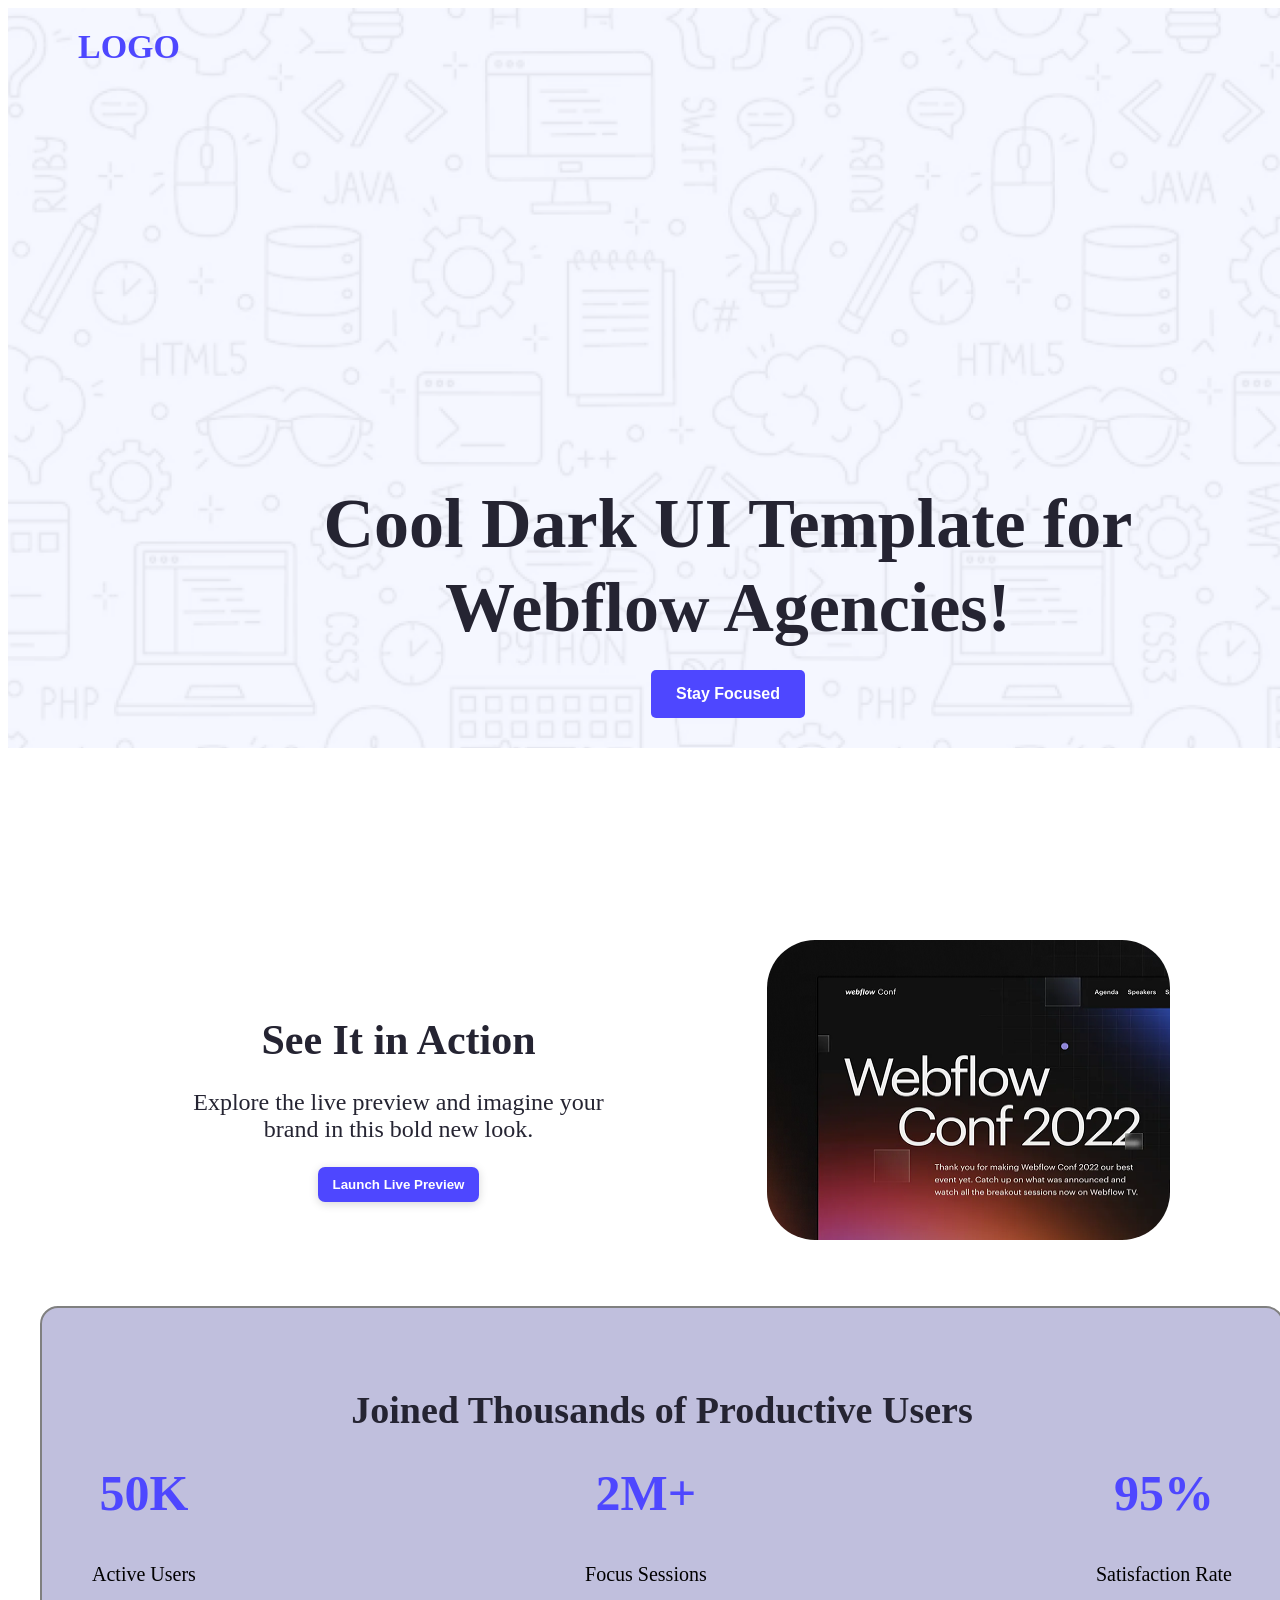
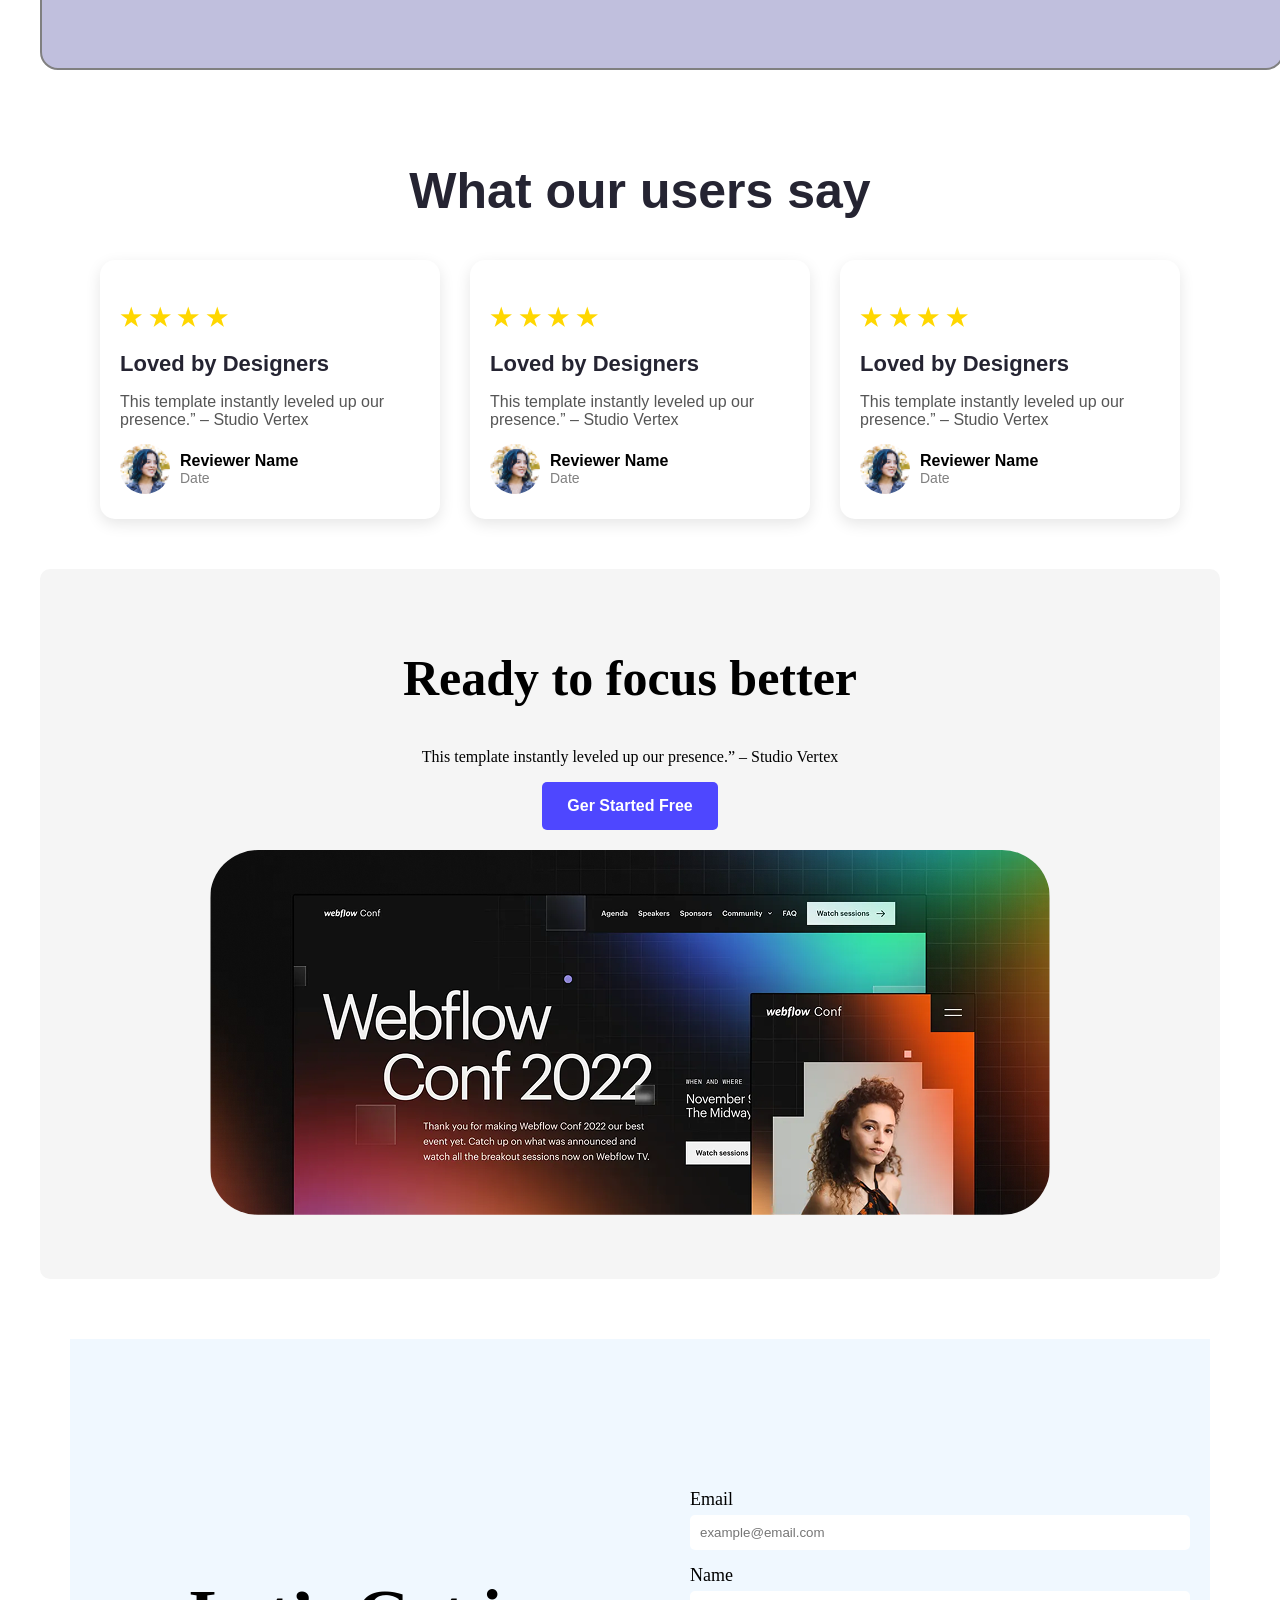
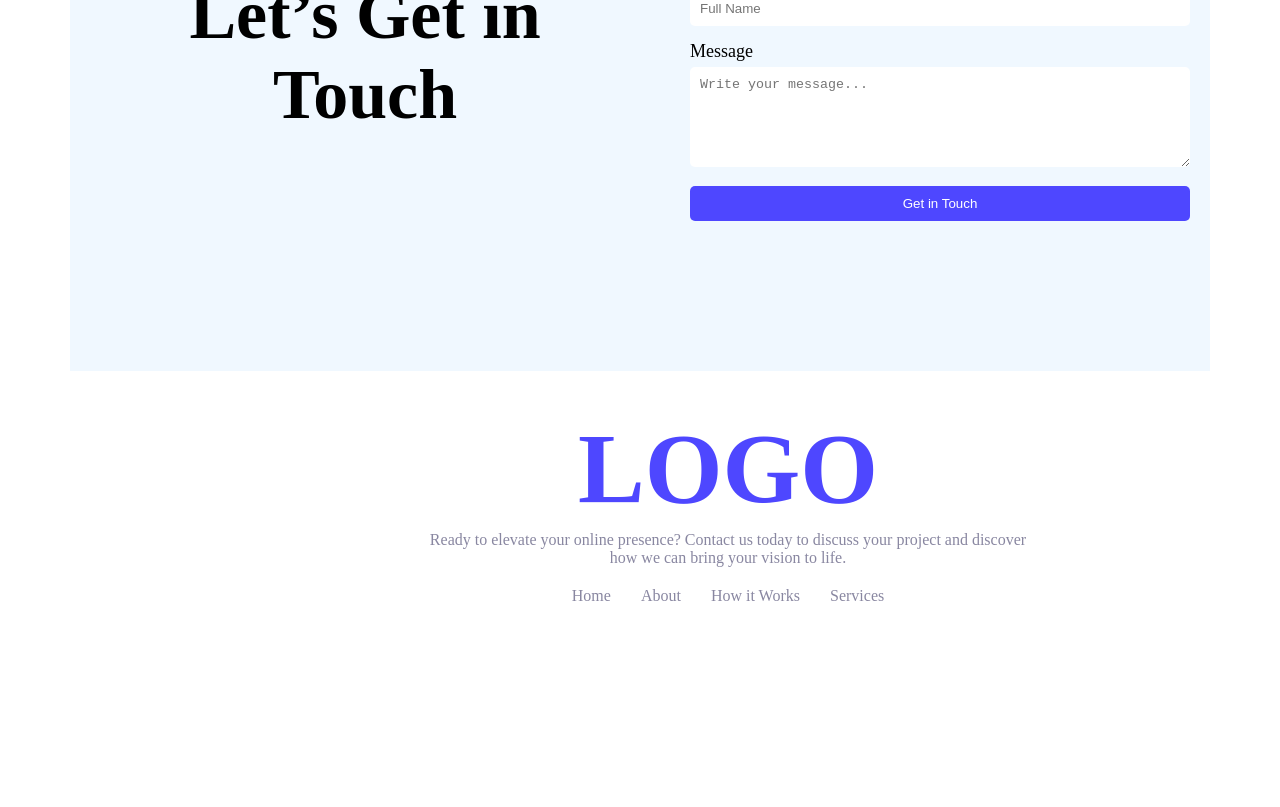
<file: assignment1.html>
<!DOCTYPE html>
<html lang="en">
<head>
    <meta charset="UTF-8">
    <meta name="viewport" content="width=device-width, initial-scale=1.0">
    <title>Professionl Website</title>
    <link rel="stylesheet" href="styles/professional.css">


</head>
<body>


  

<header class="header">


    <nav>


    <ul>


        <li> <a href="">LOGO</a></li>
        <li><button class="btn-primary">Sign Up</button></li>

    
    </ul>
</nav>



<div class="banner">



 <div class="banner-content">


<h1 class="banner-description">Cool Dark UI Template for Webflow Agencies!
</h1>

<button class="banner-button">Stay Focused</button>




    </div>







</div>
</header>






<main>


<section class=" wec-mini">

<div class=" section-content">



 <h1 class="p-head">See It in Action</h1>
    <p class="section1-text">Explore the live preview and imagine your <br> brand in this bold new look.</p>
    <button class="lunch-live">Launch Live Preview</button>
</div>




<div class="wec-img">
    <img class="img-sec1" src="Assets/wc-mini.png" alt="" >
</div>



</section>





<section class="about">




<h1 class="section-title">Joined Thousands of Productive Users</h1>


<div class=" about-items">



    <div class="about-item">
    <h1 class="title-item">50K</h1>
    <p class="item-description">Active Users</p>
</div>
<div class="about-item">
    <h1 class="title-item">2M+</h1>
    <p class="item-description">Focus Sessions</p>
</div>
<div class="about-item">
    <h1 class="title-item">95%</h1>
<p class="item-description">Satisfaction Rate</p>
</div>







</div>




</section>




<section class="review-sec">




    <h1 class="review-title">What our users say</h1>



<div class="Reviews">






    <div class="card">
    <h1 class="stars">★ ★ ★ ★ </h1>
    <h2>Loved by Designers</h2>
     <p class="text">This template instantly leveled up our presence.” – Studio Vertex</p>
     
     <div class="reviewer-info">
         <img class="profile-pic" src="Assets/avatar.png" alt="Reviewer">
         <div class="reviewer-text">
            <h4>Reviewer Name</h4>
            <p>Date</p>



         </div>
    </div>

</div>





 <div class="card">
    <h1 class="stars">★ ★ ★ ★ </h1>
    <h2>Loved by Designers</h2>
     <p class="text">This template instantly leveled up our
         presence.” – Studio Vertex</p>
     
     <div class="reviewer-info">
         <img class="profile-pic" src="Assets/avatar.png" alt="Reviewer">
         <div class="reviewer-text">
            <h4>Reviewer Name</h4>
            <p>Date</p>



         </div>
    </div>

</div>





 <div class="card">
    <h1 class="stars">★ ★ ★ ★ </h1>
    <h2>Loved by Designers</h2>
     <p class="text">This template instantly leveled up our presence.” – Studio Vertex</p>
     
     <div class="reviewer-info">
         <img class="profile-pic" src="Assets/avatar.png" alt="Reviewer">
         <div class="reviewer-text">
            <h4>Reviewer Name</h4>
            <p>Date</p>



         </div>
    </div>

</div>














</div>








</section>





<section class="section-big">



<h1>Ready to focus better</h1>
<p class="wc-text">This template instantly leveled up our presence.” – Studio Vertex</p>

<button class="banner-button wc-button">Ger Started Free
</button>


<div class=" section-pic">
    <img class="wc-big" src="Assets/wc-big.png" alt="wc-big">
</div>



</section>



</main>



<footer class="foot-end">

    <div> 
        <h1 class="footer-title">Let’s Get in Touch</h1>
    </div>

    <div class="footer-column">
        <form action="">
            <label for="email">Email</label>
            <input type="email" id="email" placeholder="example@email.com">

            <label for="name">Name</label>
            <input type="text" id="name" placeholder="Full Name">

            <label for="message">Message</label>
            <textarea id="message" placeholder="Write your message..."></textarea>

<button class="footer-button">Get in Touch</button>
        </form>
    </div>

</footer>




<footer class="footer-last">



<div class="contaniner">

<h1 class="footer-logo">LOGO</h1>
<p>Ready to elevate your online presence? 
    Contact us today to discuss your project and discover how we can bring your vision to life.</p>


<div class="flast-div">

    <div class="text">Home</div>
    <div class="text">About</div>
    <div class="text">How it Works</div>
    <div class="text">Services</div>




</div>

</div>



</footer>





    
</body>
</html>
</file>
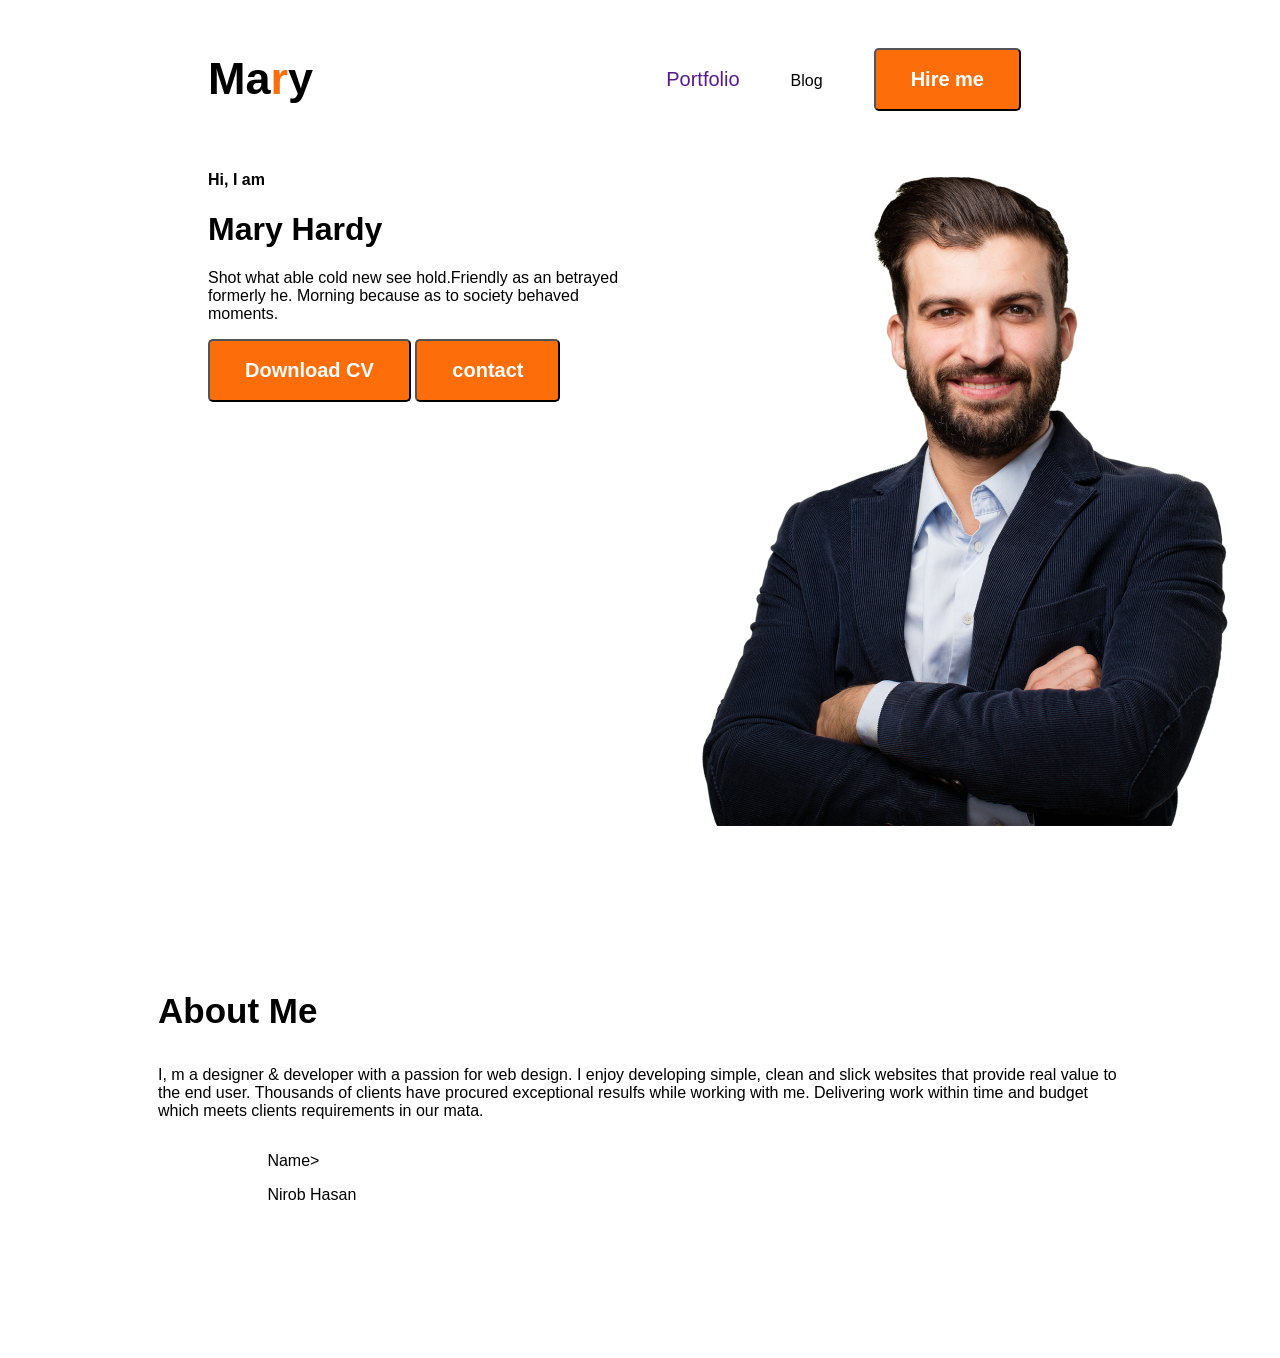
<file: neon.html>
<!DOCTYPE html>
<html lang="en">
<head>
    <meta charset="UTF-8">
    <meta name="viewport" content="width=device-width, initial-scale=1.0">
    <title>web developer porfolio</title>
    <link rel="stylesheet" href="styles/neon.css">
</head>
<body class="open-sans-normal">


<header class="header secondary-bg">  



<nav>

<h3 class="nav-title">Ma<span class="spn">r</span>y</h3>


<ul>

    <li class=""><a href="">Portfolio</a></li>
<li><a href=""></a>Blog</li>
<li><a href=""><button class="btn-primary">Hire me</button></a></li>
</ul>



 
</nav>




<div class="banner">



<div class="banner-content">
<h4 class="banner-greetings dark-2">Hi, I  am</h4>
<h1 class="banner-title">Mary Hardy</h1>
<p class="banner-description">Shot what able cold new see hold.Friendly as an betrayed formerly he. Morning
     because as to society behaved moments.</p>
     <button class="btn-primary">Download CV</button>
     <button class="btn-primary">contact</button>


</div>
<img src="images/hardy.png" alt="">


</div>


</header>






<main>




<section class="about secondary-bg">



<h3 class="section-title">About Me</h3>

<p class="section-description">I, m a designer & developer with a passion for web design. I enjoy developing simple, clean and slick websites that provide real value to the end user. Thousands of clients have procured exceptional resulfs while working with me. Delivering work within time and budget which
     meets clients requirements in our mata.</p>


<div class="about-items">
    <div class="about-item">
          <p class="item-title">Name>
   
        <p class="item-description">Nirob Hasan</p>
    </div>
    <div class="about-item">
         <p class="item-title"></p>
        <p class="item-description"></p>
    </div>
    <div class="about-item">
        <p class="item-title"></p>
        <p class="item-description"></p>
    </div>
    <div class="about-item">
        <p class="item-title"></p>
        <p class="item-description"></p>
    </div>
</div>



























</section>



<section></section>


</main>




    
</body>
</html>
</file>
<file: styles/professional.css>
/* ===== Header ===== */
.header {
    width: 1440px;               /* same as sections */
    height: 740px;               /* taller banner */
    margin: 0 auto;              /* center header */
    background-image: url('../Assets/Hero-bg.png'), url('../images/header_bg.png');
    background-size: cover;
    background-position: center;
    display: flex;
    flex-direction: column;
    justify-content: space-between; /* nav top, banner center */
    padding: 20px 0;
    box-sizing: border-box;
}

/* ----- Navigation ----- */
.header nav {
    width: 100%;
}

.header nav ul {
    display: flex;
    justify-content: space-between;
    align-items: center;
    list-style: none;
    padding: 0 70px;
    margin: 0;

}

/* Nav items */
nav ul li {
    margin: 0;
}

/* Logo */
nav ul li:first-child a {
    font-size: 34px;
    font-weight: bold;
    color: #4E47FF;
    text-decoration: none;
}

/* Sign Up button */

.btn-primary {
    background-color: #4E47FF;
    color: white;
    padding: 10px 20px;
    border-radius: 7px;
    border: none;
    font-weight: bold;
    cursor: pointer;
    text-decoration: none;
    transition: background-color 0.3s ease;
}


.btn-primary:hover {
    background-color: #5753cd;
}



/* ----- Banner ----- */
.banner {
    width: 100%;                   
    max-width: 900px;            
    margin: 0 auto;
    height: 256px; 
                   /* taller banner */
    display: flex;
    justify-content: center;
    align-items: center;
}

/* Banner content */
.banner-content {

    display: flex;
    flex-direction: column;
    align-items: center;
    text-align: center;
    gap: 20px;
    margin-bottom: 0;
}

/* Banner heading */
.banner-description {
    font-size: 70px;
    font-weight: bold;
    color: #252432;
    margin: 0;
    line-height: 1.2;
}

/* Banner button */
.banner-button {
    padding: 15px 25px;
    background-color: #4E47FF;
    color: white;
    border-radius: 5px;
    font-weight: bold;
    font-size: 16px;
    border: none;
    text-decoration: none;
    cursor: pointer;
}
.banner-button:hover{

        background-color: #5753cd;}

   
    



/*main*/


main{


    max-width: 1200px;
    margin: 0 auto;
    text-align: center;
    margin-top: 130px ;
} 






/*section-1*/

.wec-mini{

    display: flex;
    justify-content: space-between;
    align-items: center;
    gap: auto;
    margin-top: 10px;
    width: 1140px; ;
height:328px ;
padding: 50px 50px;
     


}



.section-content{
                
  align-items: center;        
  justify-content: space-between;
  padding: 50px;
  gap: 50px;           


   
}

.p-head{

    color:#252432;
    width: 517px;
    height: 49px;
    font-size: 42px;
    margin-bottom: 0;

}




.section1-text{


    color: #252432;
    font-size: 24px;
   
   
}





.wec-img{
flex: 1;
 width: 100%; 
   height: auto;  
   

 
  

}

.img-sec1{


    border-radius: 48px;
    width: 403px;
    height: 300px;


}


.lunch-live {
    background-color:#4E47FF;
    color: white;
    font-weight: bold;
    width: auto;
    padding: 10px 15px;
    border-radius: 7px;
    box-shadow: 0 2px 10px rgba(0,0,0,0.16);
    outline: none !important;
    border: none;
    cursor: pointer;
    transition: 0.3s ease;
}

.lunch-live:hover{
    background-color: #5753cd;
}



/*section2*/

.about {
    border-radius: 18px;
    padding: 80px 50px;
    background-color:#c0bfdd;
    width: 1140px;
    height: 200px;
    border: red;
    margin-right: 200px;
    border: 2px solid gray





}

.about-items {
    
    display: flex;
    justify-content: space-around;
}

.about-items {
    margin-top: 0%;
    display: flex;
    justify-content: space-between; /* instead of space-around */
    gap: 30px;                       /* spacing between items */
}

.section-title {
    margin-top: 0;
    color: #252432;
    font-size: 38px;
    font: bold;
}

.title-item {
    font: bold;
    font-size: 50px;
    color: #4E47FF;
    margin-top: 0;
}

.item-description {
    font-size: 20px;
}



/* Section 3 - Reviews */


.review-sec {
    text-align: center;
    padding: 50px 20px;
    font-family: Arial, sans-serif;
   gap: 50px;
}

.review-title {
    font-size: 50px;
    font-weight: bold;
    color: #252432;
    margin-bottom: 40px;
}

/* Reviews container */
.Reviews {
    display: flex;
    justify-content: center;
    gap: 30px;
}



/* Individual card */
.card {
    background-color: #fff;
    padding: 25px 20px;
    border-radius: 15px;
    box-shadow: 0 5px 15px rgba(0,0,0,0.1);
    max-width: 300px;
  text-align: left;}

/* Stars */
.stars {
    font-size: 24px;
    color: gold;
    margin-bottom: 15px;
}

.stars span {
    margin: 0 2px;
    cursor: pointer;
    transition: color 0.3s;
}

/* Hover effect for stars */
.stars span:hover,
.stars span:hover ~ span {
    color: orange;
}

/* Card heading and text */
.card h2 {
    font-size: 22px;
    margin-bottom: 10px;
    color: #252432;
}

.card .text {
    font-size: 16px;
    color: #555;
    margin-bottom: 15px;
    text-align: left;
}

/* Reviewer info (image left, text right) */
.reviewer-info {
    display: flex;          /* horizontal layout */
    align-items: center;    /* vertical alignment */
    gap: 10px;              /* space between image and text */
    margin-top: 10px;
}

.profile-pic {
    width: 50px;
    height: 50px;
    border-radius: 50%;
    object-fit: cover;
    flex-shrink: 0;         /* keep image size fixed */
}

.reviewer-text {
    text-align: left;
}

.reviewer-text h4 {
    margin: 0;
    font-size: 16px;
    font-weight: bold;
}

.reviewer-text p {
    margin: 0;
    font-size: 14px;
    color: gray;
}


/*section big*/

.section-big{
   
    align-items: center;
    padding: 80px 40px;
    background-color:hwb(0 96% 4%);
    border-radius: 10px;

    width:1100px ;
    height: 550px;
    gap: 20px;




}
.wc-big{



    border-radius: 48px;
    width: 840px;
    height: 364.77px;
}
.section-big h1{

    color: #000000;
    font-size: 50px;
    font-weight: bold;
   
    text-align: center;
    margin-top: 0;
}
.wc-text{





}

.wc-button{


margin-bottom: 20px;


}


/* Footer overall styling */
footer.foot-end {
    background-color: aliceblue;

    color: #ffffff;
    padding: 40px 20px;
    margin-top: 60px;
    box-sizing: border-box;
    display: flex;
    justify-content: space-between; 
    align-items: center;

    width: 100%;       /* পুরো screen width নেবে */
    max-width: 1140px; /* কিন্তু বেশি হলে limit রাখবে */
    height: 632px;
    margin-left: auto;
    margin-right: auto;
}

/* Left div (Title) */
footer.foot-end > div:first-child {
    flex: 1; /* space নেবে যতটুকু লাগবে */
    display: flex;
    justify-content: center; /* center horizontally */
    align-items: center; 
    
      
      font-weight: bold;}

/* Title styling */
footer.foot-end .footer-title {
    font-size: 70px;
    font-weight: bold;
    color: #000000; 
    text-align: center;
}

/* Right div (Form) */
footer.foot-end .footer-column {
    flex: 1;
    display: flex;
    justify-content: flex-end; /* right side এ push */
}

/* Form elements */
footer.foot-end form {
    width: 100%;
    max-width: 500px;
}

footer.foot-end label {
    display: block;
    margin-bottom: 5px;
    font-weight: 500;
    color: #000000;
    font-size: 18px;
    font-weight: medium;
}

.foot-end input[type="text"],
.foot-end input[type="email"],
.foot-end textarea {
    width: 100%;
    padding: 10px;
    margin-bottom: 15px;
    border: none;
    border-radius: 5px;
    box-sizing: border-box;
}

footer.foot-end textarea {
    min-height: 100px;
    resize: vertical;
}

/* footer button */

.footer-button {
    padding: 10px 20px;
    background-color: #4E47FF;
    color: #fff;
    border: none;
    border-radius: 5px;
    cursor: pointer;
    transition: background-color 0.3s;
    width: 100%;
}

.footer-button:hover {
    background-color: #3028ff;
}










/*the end*/

.footer-last{
    background-color:white;
    color: #fff;
    padding: 40px 20px;
    text-align: center;          /* logo + description centered */
    box-sizing: border-box;
    width: 1440px;
    height: 428px;
    gap: 50PX;
}

/* Logo */
.footer-last h1.footer-logo {
    font-size: 100px;
    font-weight: bold;
    margin-bottom: 0;
    color: #4E47FF;
    padding-bottom: 0%;
}

/* Description */
.footer-last p {
    max-width: 600px;
    margin: 0 auto 20px auto;    /* bottom margin for spacing */
    padding-top: 0;
    color: #8987A1;
    
}

/* Menu items horizontal */
.flast-div {
    display: flex;               /* horizontal layout */
    justify-content: center;     /* center horizontally */
    gap: 30px;                   /* spacing between items */
                /* wrap if screen small */
}

.flast-div .text {
    cursor: pointer;
    font-size: 16px;
    font-weight: 500;
    color: #8987A1;

}

.flast-div .text:hover {
    color: #4E47FF;
}

.container{


width: 531px;
height:221px ;
gap: 30px;
margin-top: 100PX;
padding: 0 0;


}
.contaniner h1 {
    margin: 0;
    padding: 0;
}

.contaniner p {
    margin-top: 5px;   /* gap kom -> iccha hole 0 kore dite paro */
    margin-bottom: 20px;
    padding: 0;
}

.footer-logo {
    margin: 0;
    padding: 0;
}

.contaniner p {
    margin-top: 5px; 
    margin-bottom: 20px;
}
</file>
<file: styles/neon.css>
.open-sans-normal{  
      
 font-family: "Open Sans", sans-serif;
  font-optical-sizing: auto;
  font-style: normal;
  font-variation-settings:
    "wdth" 100;

}

.header 



.secondary-bg{


 background-color: #FFF8F3;


}



.nav-title{  





}


.banner{

justify-content: space-between;
    display: flex;
    margin: 0 35px 0 200px;



}


.banner-content{


}



.banner-greetings{







} 
nav{



    display: flex;
    align-items: center;
    justify-content: space-between;
    margin: 0 200px;

}


.btn-primary{


background-color: #FD6E0A;
font-weight: bold;
font-size: 20px;
color: white;
padding: 18px 35px;
border-radius: 5px;

}


/*nav styles*/


nav ul{

    display: flex;
    align-items: center;
    
}



nav ul li {
list-style: none;
margin-right: 51px;
}

nav ul a{
    text-decoration:none;
    font-size: 20px;
}

.nav-title {


    font-weight: bolder;
    font-size: 45px;
}

.spn{

color: #FD6E0A;

}


/*shared style*/


.section-title{

font-size:35px ;
font-weight: bold;
color:#000000;



}


/*about*/


.about{
    border-radius: 10px;
     padding: 130px 150px;
}

.about-items{

    display: flex;
    justify-content: space-around;
}
</file>
